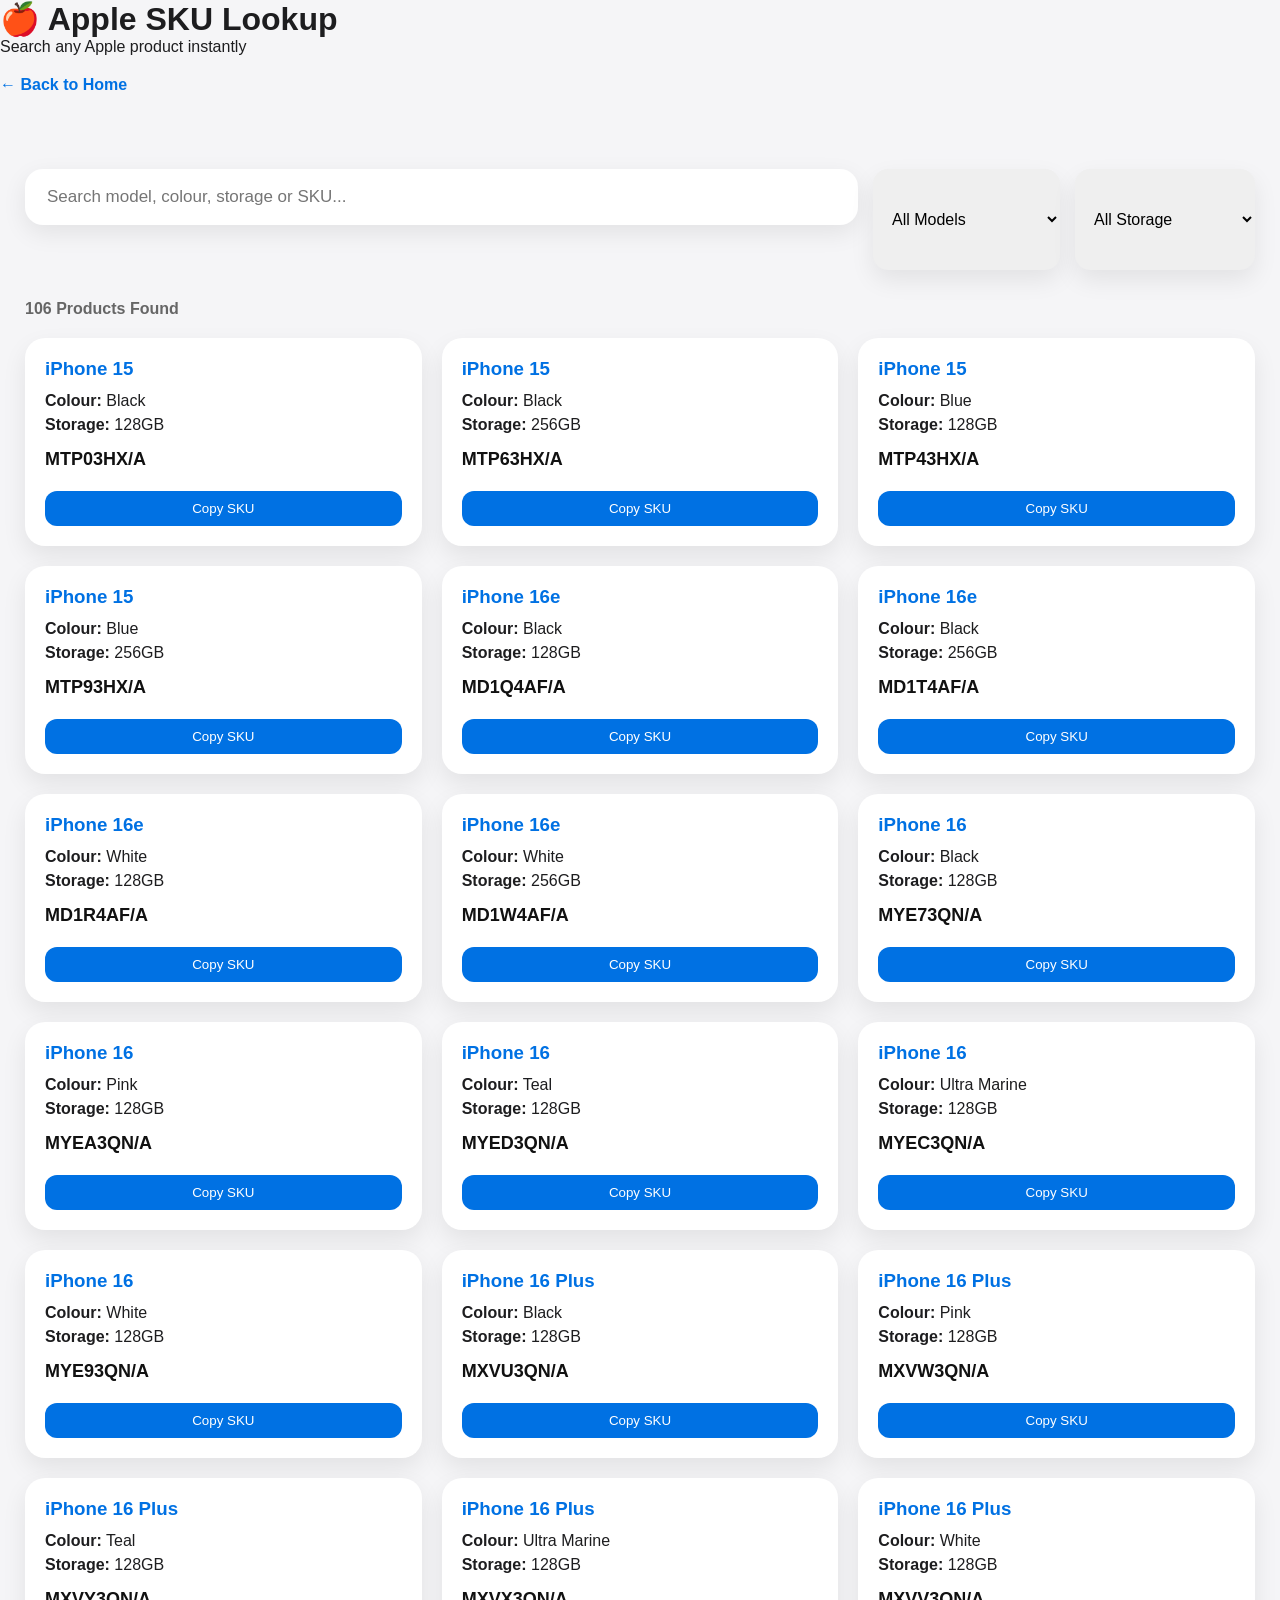
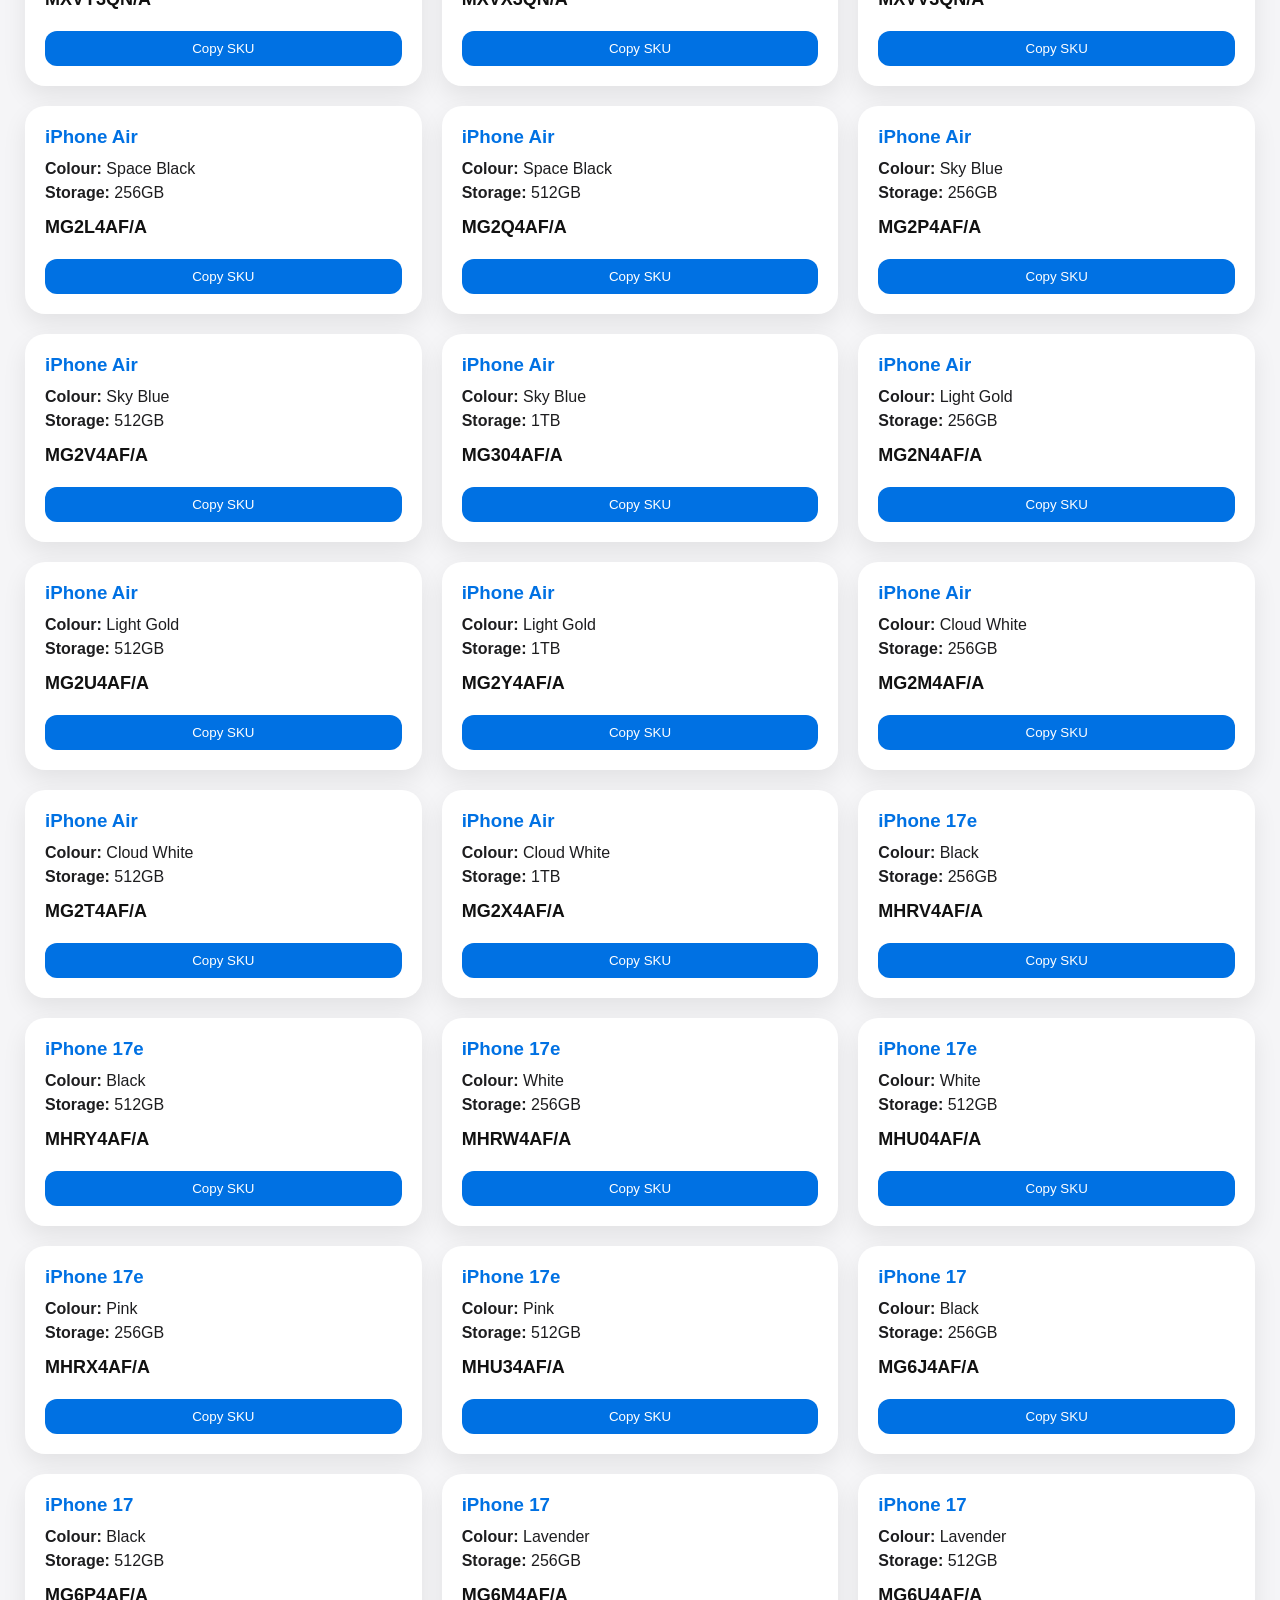
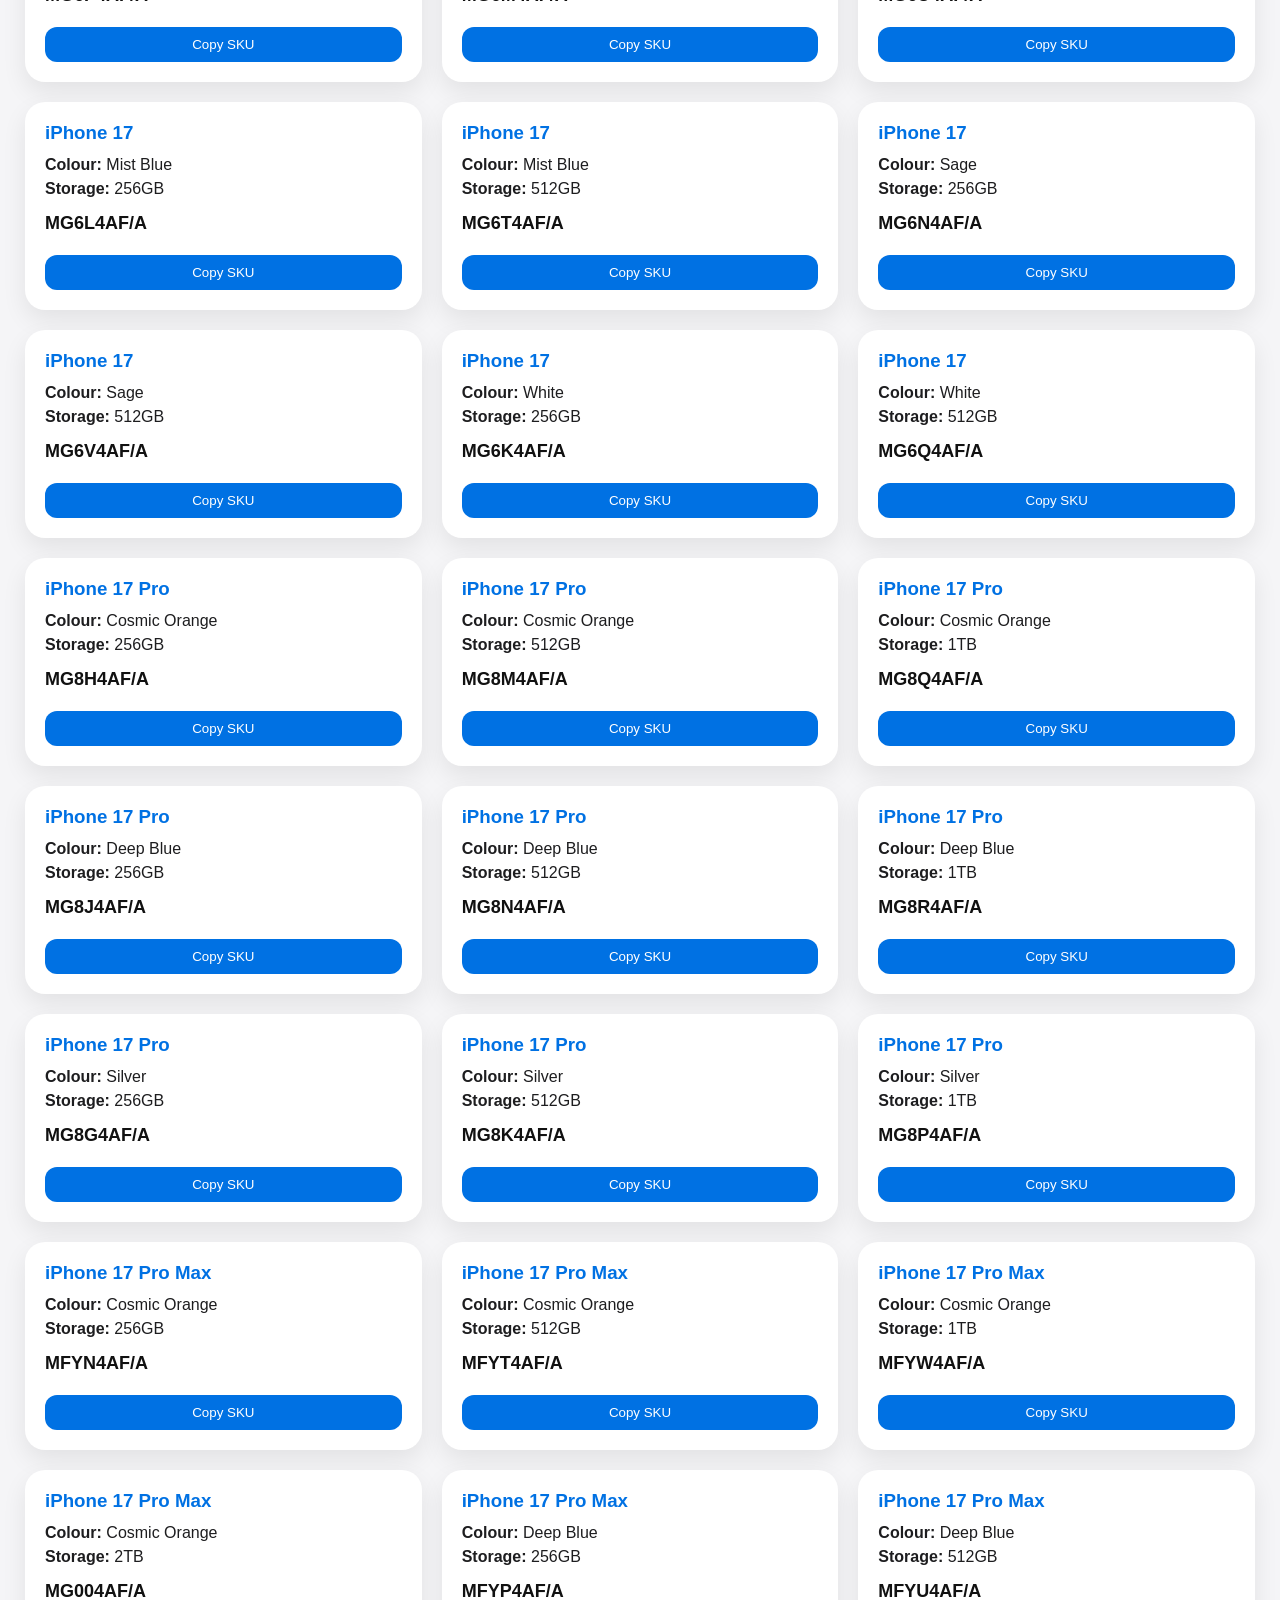
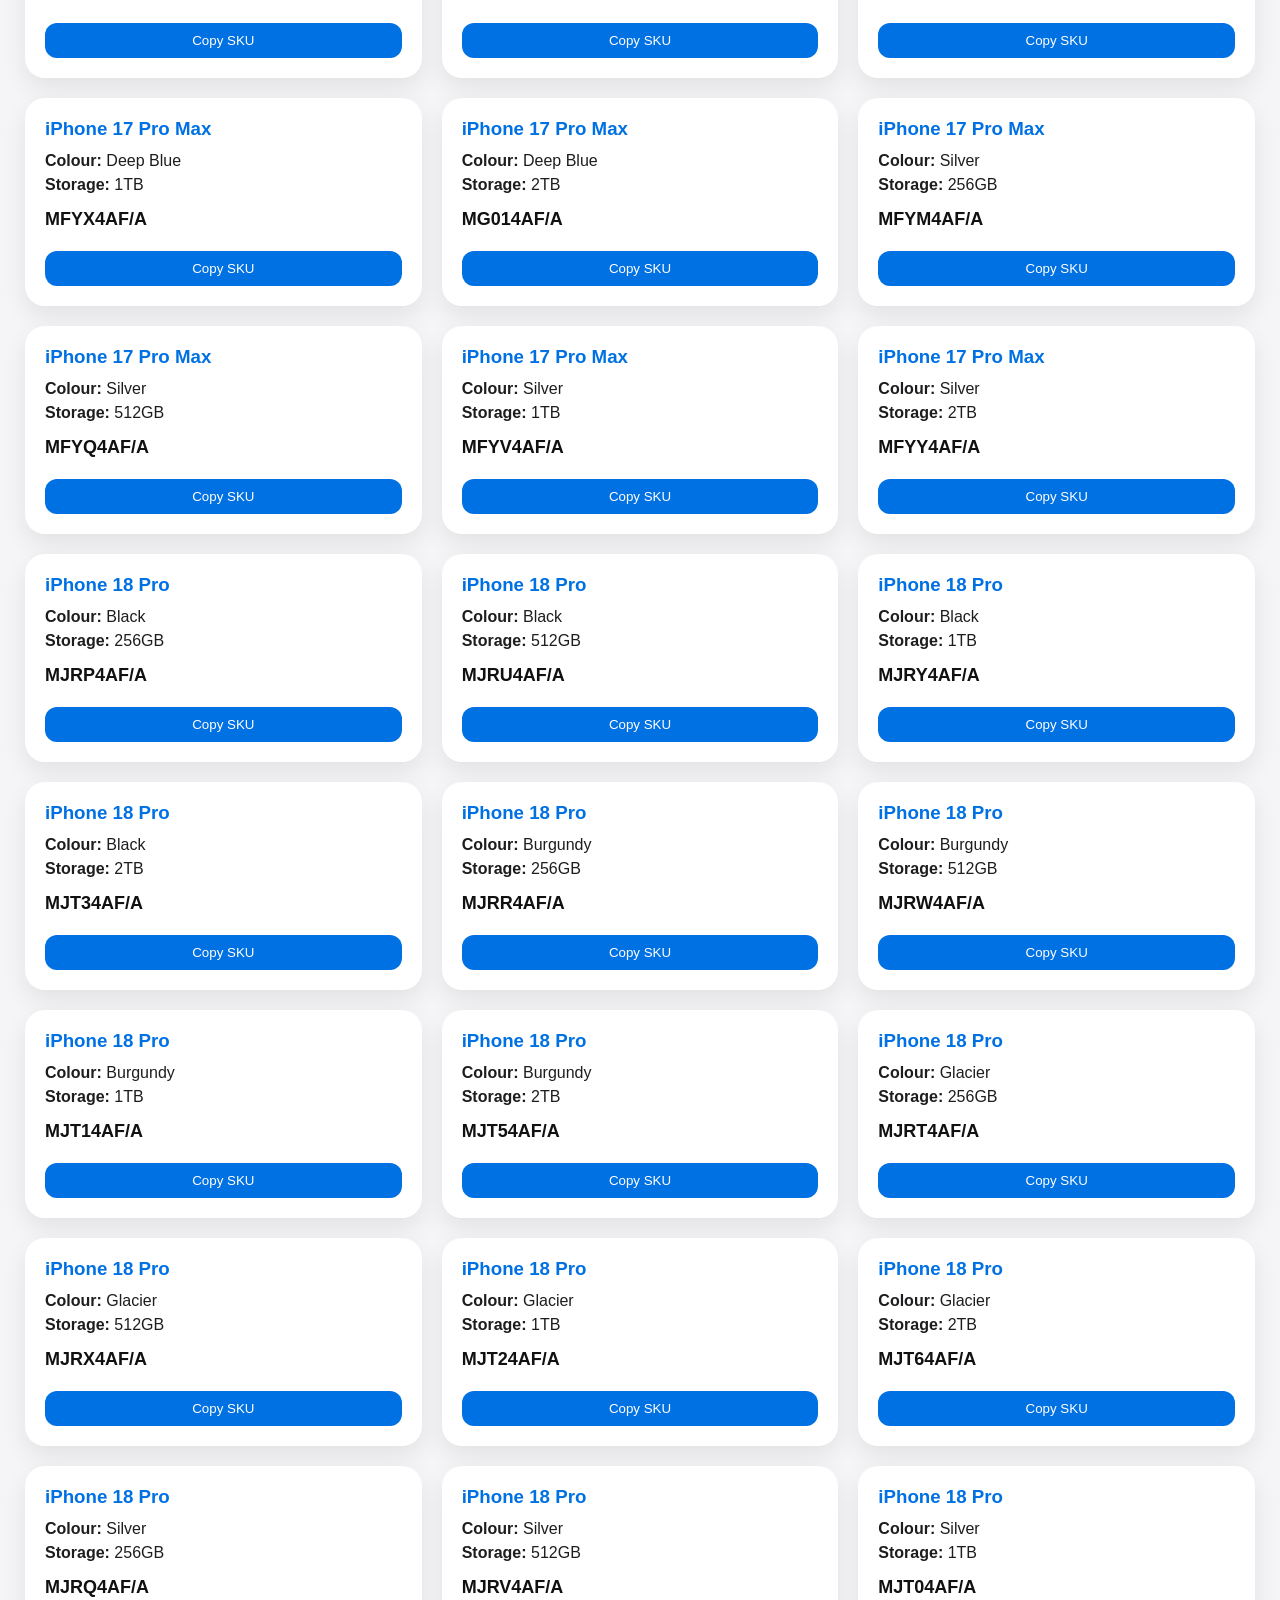
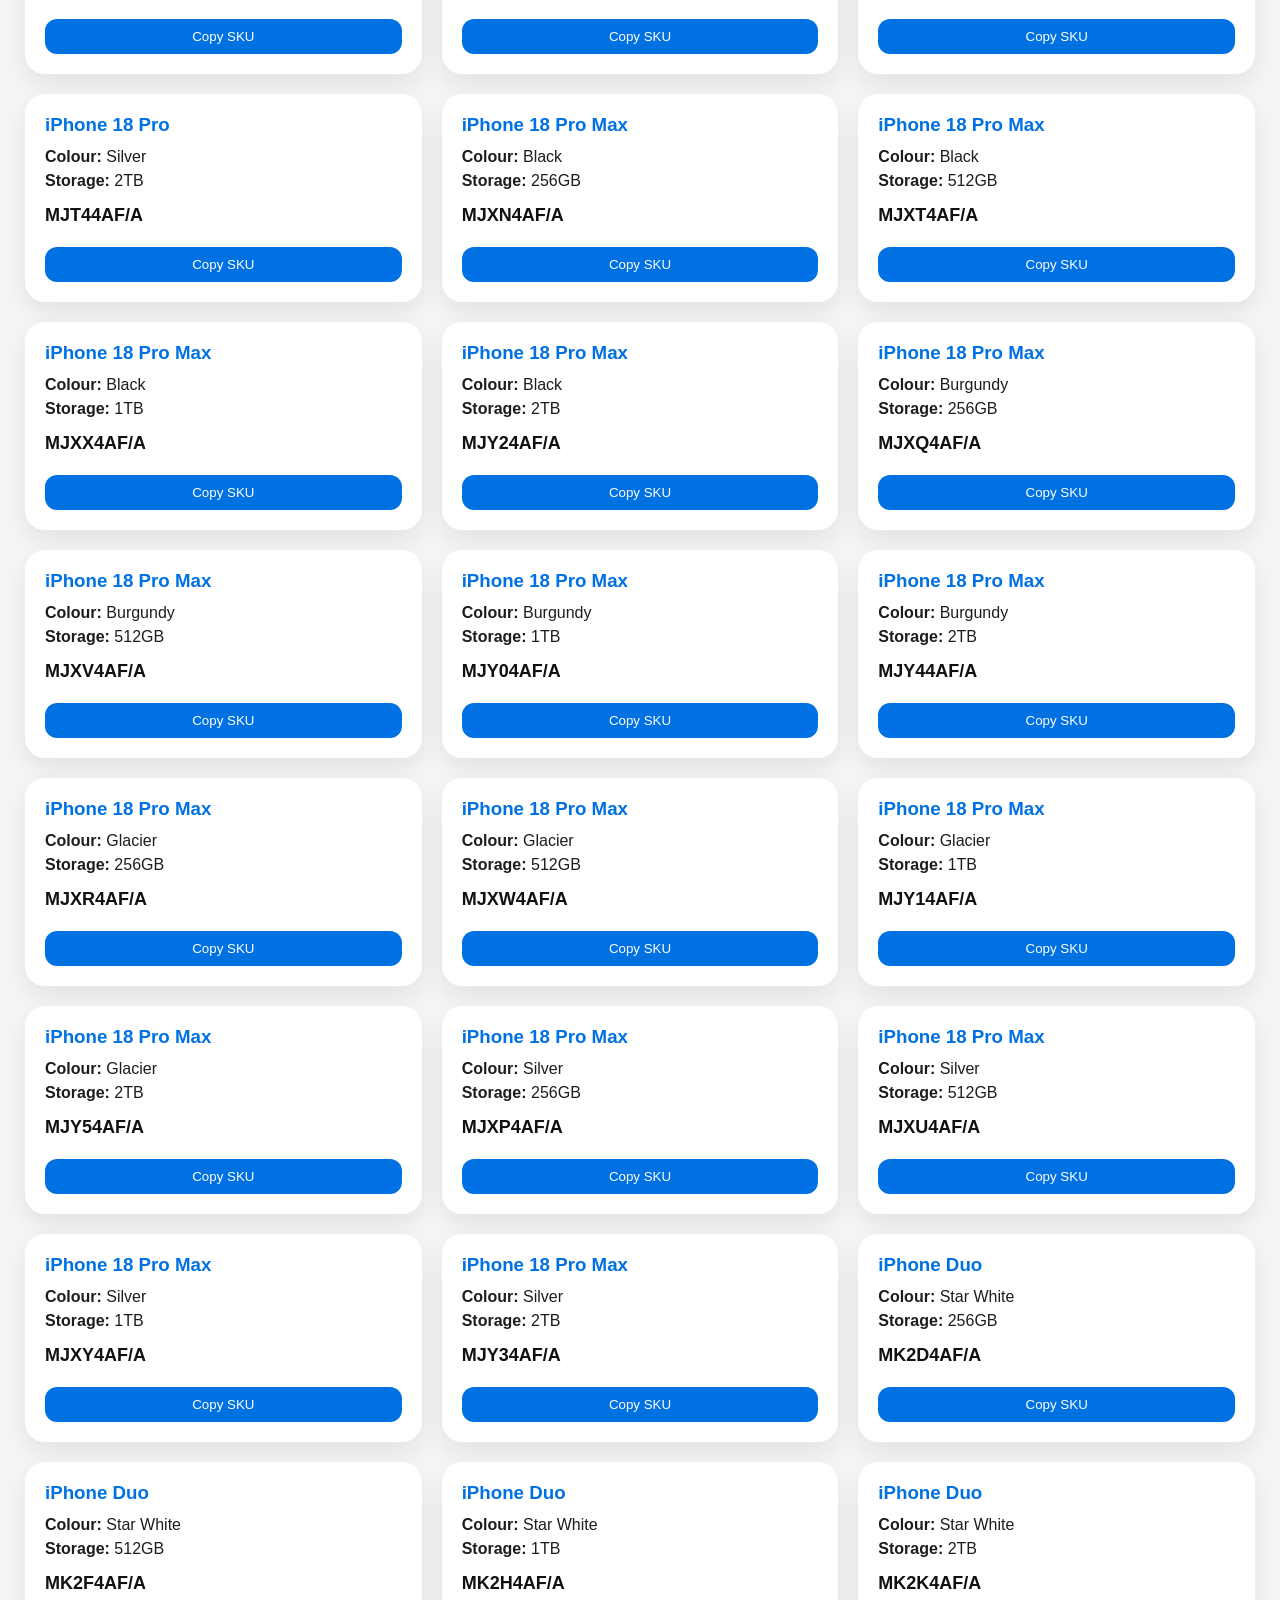
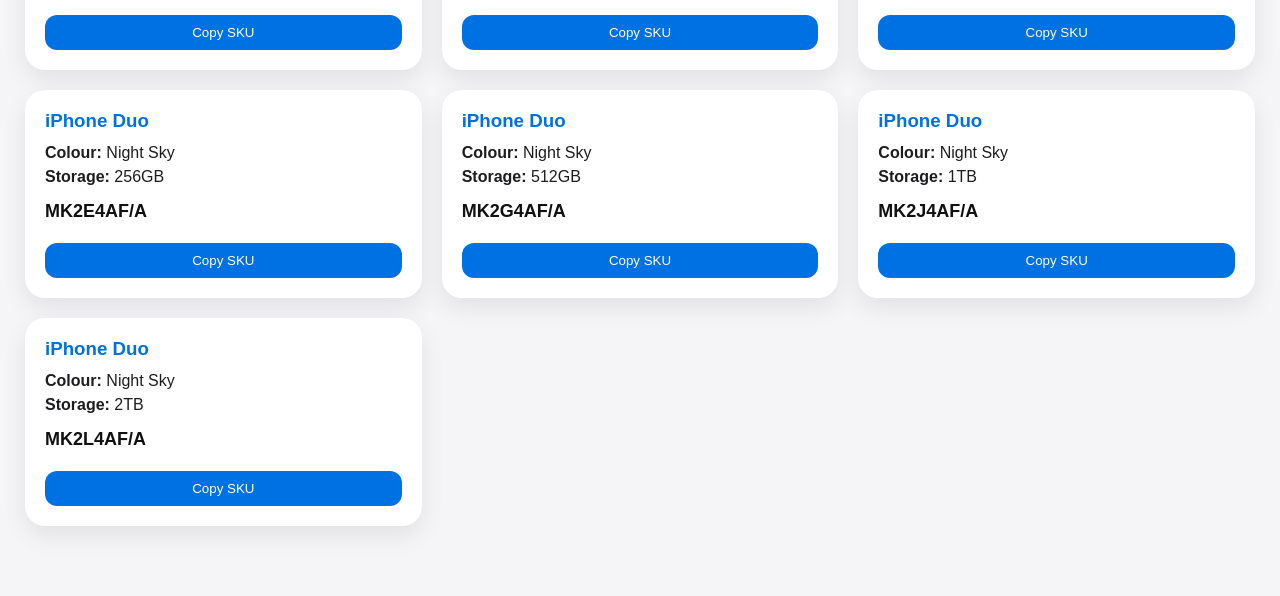
<file: sku.html>
<!DOCTYPE html>
<html lang="en">

<head>

    <meta charset="UTF-8">
    <meta name="viewport" content="width=device-width, initial-scale=1.0">

    <title>Apple SKU Lookup</title>

    
    <link rel="stylesheet" href="css/style.css">
    <link rel="stylesheet" href="css/sku.css">

    <style>
        .search-box {

            margin: 30px 0;

            display: flex;

            gap: 15px;

            flex-wrap: wrap;

        }

        .search-box input,
        .search-box select {

            padding: 15px;

            border: none;

            border-radius: 15px;

            font-size: 16px;

            box-shadow: 0 10px 25px rgba(0, 0, 0, .08);

        }

        .search-box input {

            flex: 1;

            min-width: 300px;

        }

        .search-box select {

            min-width: 180px;

        }

        .stats {

            margin-bottom: 20px;

            font-weight: 600;

            color: #666;

        }

        #products {

            display: grid;

            grid-template-columns: repeat(auto-fit, minmax(300px, 1fr));

            gap: 20px;

        }

        .phone {

            background: white;

            padding: 20px;

            border-radius: 20px;

            box-shadow: 0 10px 25px rgba(0, 0, 0, .08);

            transition: .3s;

            cursor: pointer;

        }

        .phone:hover {

            transform: translateY(-5px);

        }

        .phone h3 {

            margin-bottom: 12px;

            color: #0071e3;

        }

        .phone p {

            margin: 6px 0;

        }

        .phone .sku {

            font-size: 18px;

            font-weight: bold;

            color: #111;

            margin-top: 15px;

        }

        .copy {

            margin-top: 15px;

            background: #0071e3;

            color: white;

            border: none;

            padding: 10px 20px;

            border-radius: 12px;

            cursor: pointer;

            width: 100%;

        }

        .copy:hover {

            background: #0058b3;

        }

        .back {

            display: inline-block;

            margin-top: 20px;

            text-decoration: none;

            font-weight: bold;

            color: #0071e3;

        }
    </style>

</head>

<body>

    <header>

        <h1>🍎 Apple SKU Lookup</h1>

        <p>Search any Apple product instantly</p>

        <a href="index.html" class="back">← Back to Home</a>

    </header>

    <div class="container">

        <div class="search-box">

            <input id="search" type="text" placeholder="Search model, colour, storage or SKU...">

            <select id="modelFilter">

                <option value="">All Models</option>

            </select>

            <select id="storageFilter">

                <option value="">All Storage</option>

            </select>

        </div>

        <div class="stats">

            <span id="count"></span>

        </div>

        <div id="products">

        </div>

    </div>

    <script src="js/sku-data.js"></script>

    <script src="js/sku.js"></script>

</body>

</html>
</file>
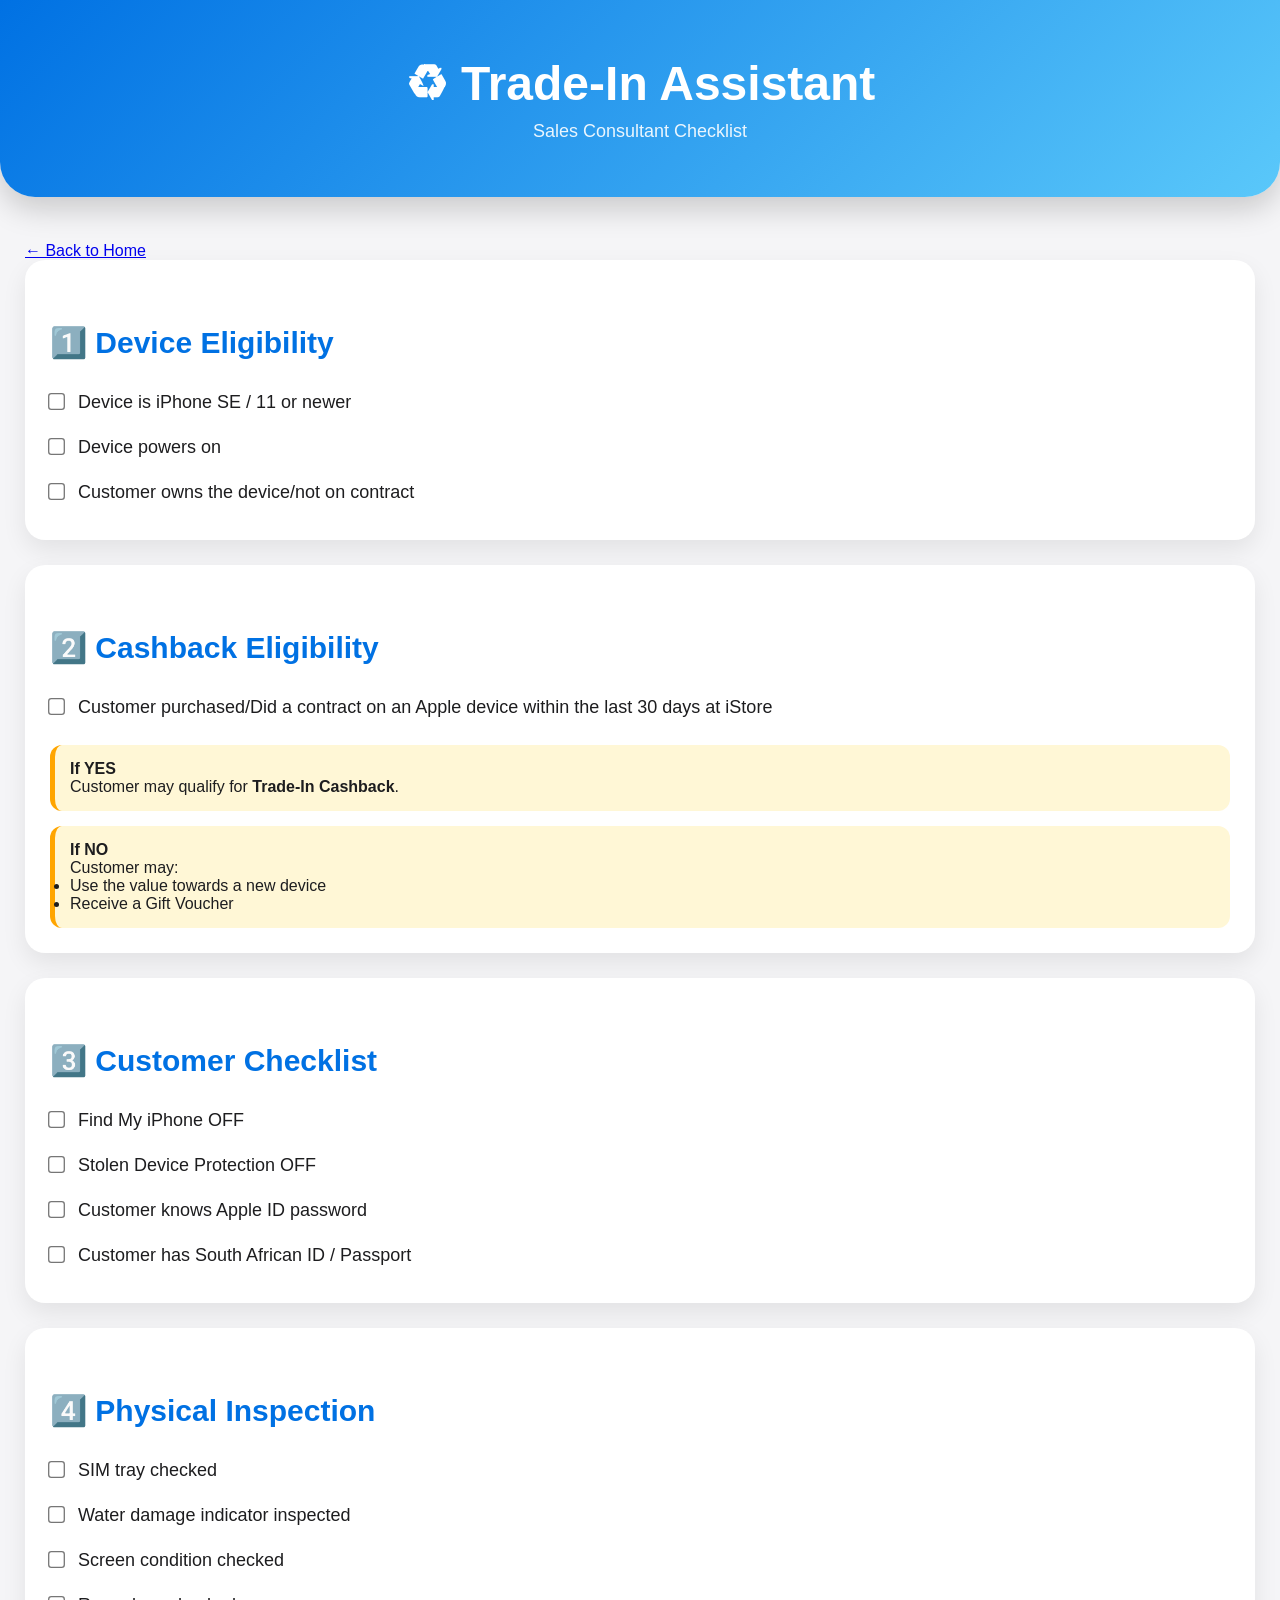
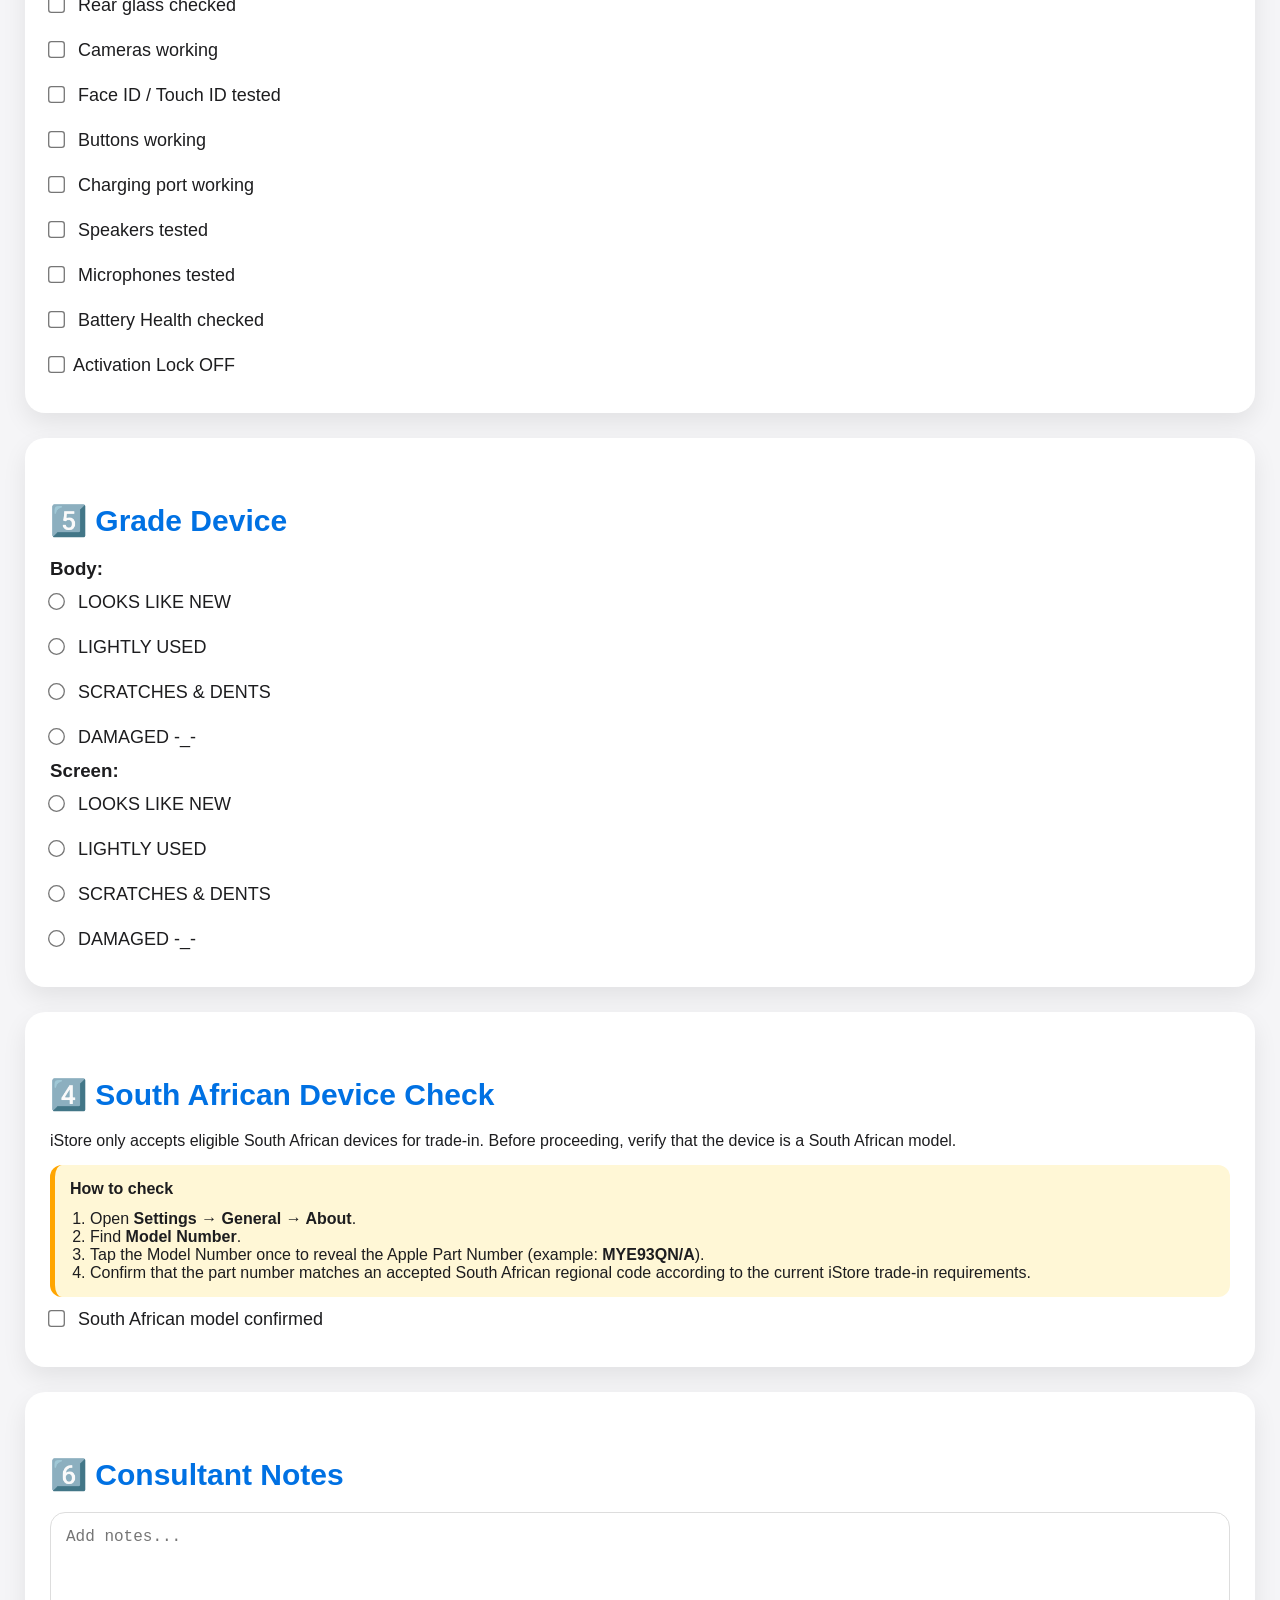
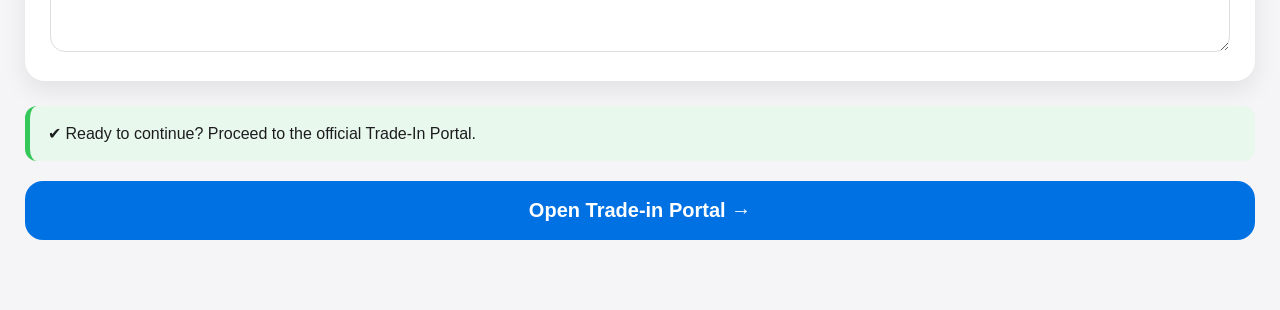
<file: tradein.html>
<!DOCTYPE html>
<html lang="en">

<head>
    <meta charset="UTF-8">
    <meta name="viewport" content="width=device-width, initial-scale=1.0">

    <title>Trade-In Assistant | iStore Helper</title>

    <link rel="stylesheet" href="css/style.css">
    <link rel="stylesheet" href="css/sku.css">

    <style>
        .step {
            background: white;
            padding: 25px;
            border-radius: 20px;
            box-shadow: 0 10px 25px rgba(0, 0, 0, .08);
            margin-bottom: 25px;
        }

        .step h2 {
            color: #0071E3;
            margin-bottom: 20px;
        }

        .check {
            display: block;
            padding: 12px 0;
            font-size: 18px;
        }

        .check input {
            margin-right: 10px;
            transform: scale(1.3);
        }

        .note {
            background: #FFF7D6;
            padding: 15px;
            border-left: 5px solid orange;
            border-radius: 12px;
            margin-top: 15px;
        }

        .success {

            background: #E8F8ED;

            padding: 18px;

            border-left: 5px solid #34C759;

            border-radius: 12px;

            margin-top: 20px;

        }

        .warning {

            background: #FFE8E8;

            padding: 18px;

            border-left: 5px solid #FF3B30;

            border-radius: 12px;

            margin-top: 20px;

        }

        .bigbutton {

            display: block;

            text-align: center;

            background: #0071E3;

            color: white;

            padding: 18px;

            border-radius: 18px;

            text-decoration: none;

            font-size: 20px;

            font-weight: bold;

            margin-top: 20px;

        }

        .bigbutton:hover {

            background: #0056b3;

        }

        textarea {

            width: 100%;

            height: 140px;

            padding: 15px;

            border-radius: 15px;

            border: 1px solid #ddd;

            font-size: 16px;

        }
    </style>

</head>

<body>

    <header class="hero">

        <h1>♻ Trade-In Assistant</h1>

        <p>Sales Consultant Checklist</p>

    </header>

    <div class="container">

        <a class="back" href="index.html">← Back to Home</a>

        <div class="step">

            <h2>1️⃣ Device Eligibility</h2>

            <label class="check"><input type="checkbox"> Device is iPhone SE / 11 or newer</label>

            <label class="check"><input type="checkbox"> Device powers on</label>

            <label class="check"><input type="checkbox"> Customer owns the device/not on contract</label>

        </div>

        <div class="step">

            <h2>2️⃣ Cashback Eligibility</h2>

            <label class="check"><input type="checkbox"> Customer purchased/Did a contract on an Apple device within the last 30
                days at iStore</label>

            <div class="note">

                <strong>If YES</strong><br>

                Customer may qualify for <b>Trade-In Cashback</b>.

            </div>

            <div class="note">

                <strong>If NO</strong><br>

                Customer may:

                <ul>

                    <li>Use the value towards a new device</li>

                    <li>Receive a Gift Voucher</li>

                </ul>

            </div>

        </div>

        <div class="step">

            <h2>3️⃣ Customer Checklist</h2>

            <label class="check"><input type="checkbox"> Find My iPhone OFF</label>

            <label class="check"><input type="checkbox"> Stolen Device Protection OFF</label>

            <label class="check"><input type="checkbox"> Customer knows Apple ID password</label>

            <label class="check"><input type="checkbox"> Customer has South African ID / Passport</label>

        </div>

        <div class="step">

            <h2>4️⃣ Physical Inspection</h2>

            <label class="check"><input type="checkbox"> SIM tray checked</label>

            <label class="check"><input type="checkbox"> Water damage indicator inspected</label>

            <label class="check"><input type="checkbox"> Screen condition checked</label>

            <label class="check"><input type="checkbox"> Rear glass checked</label>

            <label class="check"><input type="checkbox"> Cameras working</label>

            <label class="check"><input type="checkbox"> Face ID / Touch ID tested</label>

            <label class="check"><input type="checkbox"> Buttons working</label>

            <label class="check"><input type="checkbox"> Charging port working</label>

            <label class="check"><input type="checkbox"> Speakers tested</label>

            <label class="check"><input type="checkbox"> Microphones tested</label>

            <label class="check"><input type="checkbox"> Battery Health checked</label>

            <label class="check"><input type="checkbox">Activation Lock OFF</label>

        </div>

        <div class="step">

            <h2>5️⃣ Grade Device</h2>
            <h3>Body: </h3>
            <label class="check"><input type="radio" name="grade"> LOOKS LIKE NEW</label>

            <label class="check"><input type="radio" name="grade"> LIGHTLY USED</label>

            <label class="check"><input type="radio" name="grade"> SCRATCHES & DENTS</label>

            <label class="check"><input type="radio" name="grade"> DAMAGED -_-</label>

            <h3>Screen: </h3>
            <label class="check"><input type="radio" name="grade_2"> LOOKS LIKE NEW</label>

            <label class="check"><input type="radio" name="grade_2"> LIGHTLY USED</label>

            <label class="check"><input type="radio" name="grade_2"> SCRATCHES & DENTS</label>

            <label class="check"><input type="radio" name="grade_2"> DAMAGED -_-</label>

        </div>
        <div class="step">

            <h2>4️⃣ South African Device Check</h2>

            <p>
                iStore only accepts eligible South African devices for trade-in.
                Before proceeding, verify that the device is a South African model.
            </p>

            <div class="note">

                <strong>How to check</strong>

                <ol style="margin-top:12px; padding-left:20px;">

                    <li>Open <strong>Settings → General → About</strong>.</li>

                    <li>Find <strong>Model Number</strong>.</li>

                    <li>
                        Tap the Model Number once to reveal the Apple Part Number
                        (example: <strong>MYE93QN/A</strong>).
                    </li>

                    <li>
                        Confirm that the part number matches an accepted South African regional code according to the
                        current iStore trade-in requirements.
                    </li>

                </ol>

            </div>

            <label class="check">
                <input type="checkbox">
                South African model confirmed
            </label>

        </div>

        <div class="step">

            <h2>6️⃣ Consultant Notes</h2>

            <textarea placeholder="Add notes..."></textarea>

        </div>

        <div class="success">

            ✔ Ready to continue?

            Proceed to the official Trade-In Portal.

        </div>

        <a class="bigbutton" target="_blank" href="https://istore.portal.tradein.co.za/app/main/tradein">

            Open Trade-in Portal →

        </a>

    </div>

</body>

</html>
</file>
<file: css/style.css>
/* ===========================
   RESET
=========================== */

*{
    margin:0;
    padding:0;
    box-sizing:border-box;
}

:root{

    --apple-blue:#0071E3;
    --apple-light:#5AC8FA;
    --background:#f5f5f7;
    --card:#ffffff;
    --text:#1d1d1f;
    --secondary:#6e6e73;

}

body{

    font-family:'Inter',sans-serif;
    background:var(--background);
    color:var(--text);

}

/* ===========================
   HERO
=========================== */

.hero{

    background:linear-gradient(135deg,#0071E3,#5AC8FA);

    color:white;

    text-align:center;

    padding:55px 20px;

    border-radius:0 0 35px 35px;

    box-shadow:0 12px 30px rgba(0,0,0,.18);

}

.logo img{

    width:120px;

    height:auto;

    border-radius:20px;

    background:white;

    padding:12px;

    margin-bottom:20px;

}

.hero h1{

    font-size:3rem;

    font-weight:700;

}

.hero p{

    margin-top:10px;

    color:rgba(255,255,255,.9);

    font-size:18px;

}

/* ===========================
   CONTAINER
=========================== */

.container{

    max-width:1300px;

    margin:auto;

    padding:45px 25px 70px;

}

/* ===========================
   SEARCH
=========================== */

#search{

    width:100%;

    padding:18px 22px;

    border:none;

    border-radius:18px;

    outline:none;

    font-size:17px;

    background:white;

    box-shadow:0 8px 25px rgba(0,0,0,.08);

    margin-bottom:45px;

}

#search:focus{

    box-shadow:0 0 0 4px rgba(0,113,227,.18);

}

/* ===========================
   HEADINGS
=========================== */

h2{

    margin-bottom:25px;

    margin-top:40px;

    font-size:30px;

}

/* ===========================
   GRID
=========================== */

.grid{

    display:grid;

    grid-template-columns:repeat(auto-fit,minmax(250px,1fr));

    gap:25px;

}

/* ===========================
   CARDS
=========================== */

.card{

    background:white;

    border-radius:25px;

    padding:35px 25px;

    text-align:center;

    text-decoration:none;

    color:var(--text);

    transition:.35s;

    cursor:pointer;

    box-shadow:

        0 12px 35px rgba(0,0,0,.08);

}

.card:hover{

    transform:translateY(-8px);

    box-shadow:

        0 20px 45px rgba(0,0,0,.14);

}

.card{

    font-size:50px;

}

.card h3{

    margin-top:18px;

    font-size:23px;

}

.card p{

    margin-top:10px;

    color:var(--secondary);

    font-size:16px;

}

/* QR Card Colours */

.qr-card:nth-child(1){

    border-top:6px solid #0071E3;

}

.qr-card:nth-child(2){

    border-top:6px solid #34C759;

}

.qr-card:nth-child(3){

    border-top:6px solid #FFCC00;

}

/* ===========================
   LINKS
=========================== */

a.card{

    color:inherit;

}

/* ===========================
   MODAL
=========================== */

#modal{

    position:fixed;

    inset:0;

    background:rgba(0,0,0,.6);

    display:none;

    justify-content:center;

    align-items:center;

    backdrop-filter:blur(8px);

    z-index:999;

}

.modal-content{

    background:white;

    width:90%;

    max-width:420px;

    border-radius:28px;

    padding:35px;

    text-align:center;

    position:relative;

    animation:popup .3s ease;

}

#close{

    position:absolute;

    right:18px;

    top:12px;

    background:none;

    border:none;

    font-size:34px;

    cursor:pointer;

}

#qrcode{

    margin:30px auto;

}

/* ===========================
   ANIMATIONS
=========================== */

@keyframes popup{

    from{

        opacity:0;

        transform:scale(.85);

    }

    to{

        opacity:1;

        transform:scale(1);

    }

}

/* ===========================
   MOBILE
=========================== */

@media(max-width:768px){

.hero h1{

    font-size:2.3rem;

}

.hero p{

    font-size:16px;

}

.logo img{

    width:95px;

}

.grid{

    grid-template-columns:1fr;

}

}

table{

width:100%;

border-collapse:collapse;

background:white;

border-radius:20px;

overflow:hidden;

box-shadow:0 10px 30px rgba(0,0,0,.08);

}

th{

background:#0071e3;

color:white;

padding:15px;

}

td{

padding:15px;

border-bottom:1px solid #eee;

}

tr:hover{

background:#f5f5f5;

cursor:pointer;

}
</file>
<file: css/sku.css>

</file>
